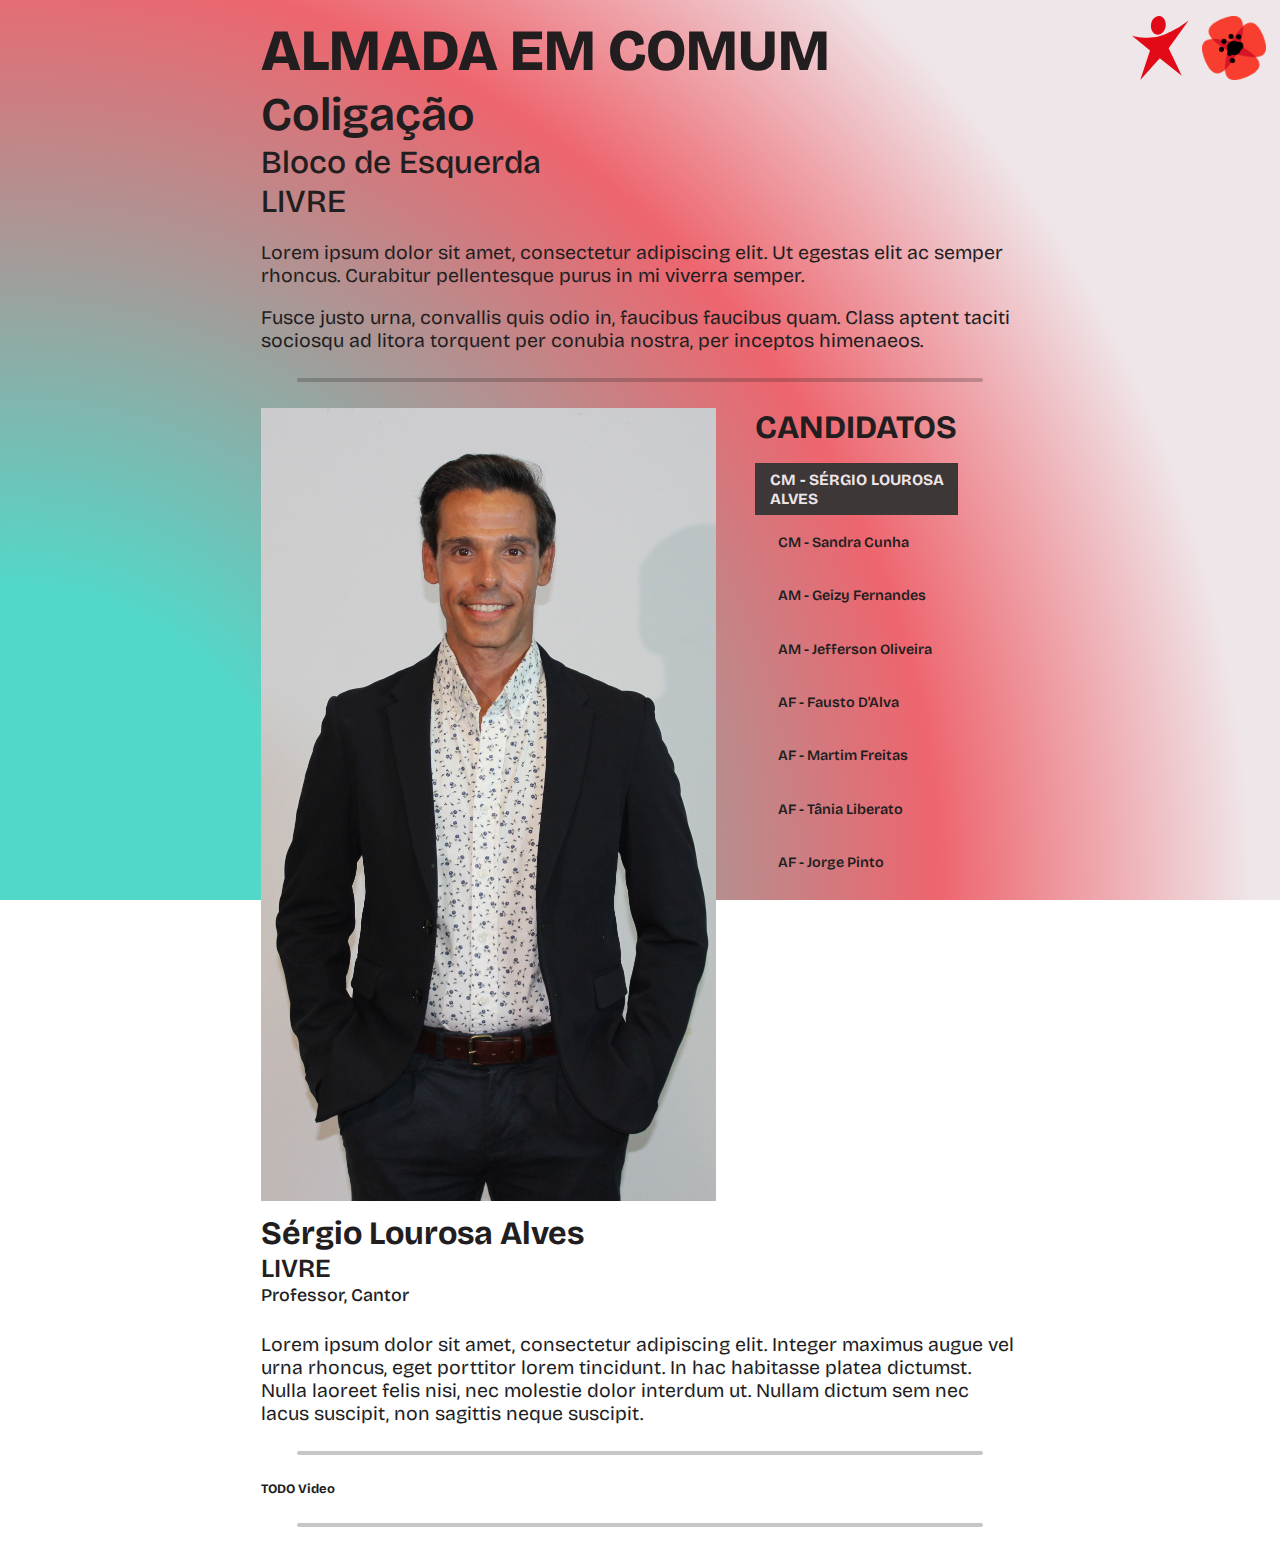
<file: index.html>
<!DOCTYPE html>
<html lang="en">
<head>
    <meta charset="UTF-8" />
    <meta name="viewport" content="width=device-width, initial-scale=1.0" />
    <title>Almada em comum - Coligação Bloco de Esquerda e LIVRE</title>
    <link rel="preconnect" href="https://fonts.googleapis.com">
    <link rel="preconnect" href="https://fonts.gstatic.com" crossorigin>
    <link href="https://fonts.googleapis.com/css2?family=Bricolage+Grotesque:opsz,wght@12..96,200..800&display=swap"
        rel="stylesheet">
    <!--
    -->
    <link href="https://cdn.jsdelivr.net/npm/bootstrap@5.3.7/dist/css/bootstrap.min.css"
          rel="stylesheet"
          integrity="sha384-LN+7fdVzj6u52u30Kp6M/trliBMCMKTyK833zpbD+pXdCLuTusPj697FH4R/5mcr"
          crossorigin="anonymous">
    <link rel="stylesheet" href="styles.css" />
</head>
<body>
    <header>
        <h1 class="page-title">
            ALMADA EM COMUM
            <span class="subtitle">
                Coligação
            </span>
            <span class="sub-subtitle">
                Bloco de Esquerda
            </span>
            <span class="sub-subtitle">
                LIVRE
            </span>
        </h1>
        <div class="logos">
            <img src="assets/logo-livre.png" alt="Logo do partido LIVRE"
                class="party-logo" />
            <img src="assets/logo-be.svg" alt="Logo do partido Bloco de Esquerda"
                class="party-logo" />
        </div>
    </header>
    <div id="content-board">
        <main>
            <section class="named-paragraph section-w-bot-ruler">
                <p>
                    Lorem ipsum dolor sit amet, consectetur adipiscing elit. Ut egestas
                    elit ac semper rhoncus. Curabitur pellentesque purus in mi viverra
                    semper.
                </p>
                <p>
                    Fusce justo urna, convallis quis odio in, faucibus faucibus quam. Class
                    aptent taciti sociosqu ad litora torquent per conubia nostra, per
                    inceptos himenaeos.
                </p>
                <hr />
            </section>
            <section id="candidate-section"
                     class="named-paragraph section-w-bot-ruler">
                <section class="photo-nav">
                    <img id="candidate-picture"
                         src="assets/candidate-s-alves.JPG"
                         alt="Fotografia do candidato Sérgio Lourosa Alves" />
                    <nav>
                        <h2>CANDIDATOS</h2>
                        <input type="radio" id="radio-s-alves" name="candidates"
                               class="radio-candidate" value="s-alves"
                               checked />
                        <label for="radio-s-alves">CM - Sérgio Lourosa Alves</label>

                        <input type="radio" id="radio-s-cunha" name="candidates"
                               class="radio-candidate" value="s-cunha" />
                        <label for="radio-s-cunha">CM - Sandra Cunha</label>

                        <input type="radio" id="radio-g-fernandes"
                               name="candidates" class="radio-candidate"
                               value="g-fernandes" />
                        <label for="radio-g-fernandes">AM - Geizy Fernandes</label>

                        <input type="radio" id="radio-j-oliveira"
                               name="candidates" class="radio-candidate"
                               value="j-oliveira" />
                        <label for="radio-j-oliveira">AM - Jefferson Oliveira</label>

                        <input type="radio" id="radio-f-dalva"
                               name="candidates" class="radio-candidate"
                               value="f-dalva" />
                        <label for="radio-f-dalva">AF - Fausto D'Alva</label>

                        <input type="radio" id="radio-m-freitas"
                               name="candidates" class="radio-candidate"
                               value="m-freitas" />
                        <label for="radio-m-freitas">AF - Martim Freitas</label>

                        <input type="radio" id="radio-t-liberato"
                               name="candidates" class="radio-candidate"
                               value="t-liberato" />
                        <label for="radio-t-liberato">AF - Tânia Liberato</label>

                        <input type="radio" id="radio-j-pinto"
                               name="candidates" class="radio-candidate"
                               value="j-pinto" />
                        <label for="radio-j-pinto">AF - Jorge Pinto</label>
                    </nav>
                </section>
                <h2 id="candidate-section-title">
                    <span id="candidate-name">
                        Sérgio Lourosa Alves
                    </span>
                    <span id="candidate-party" class="subtitle">
                        LIVRE
                    </span>
                    <span id="candidate-profession" class="sub-subtitle">
                        Professor, Cantor
                    </span>
                </h2>
                <p id="candidate-bio">
                    Lorem ipsum dolor sit amet, consectetur adipiscing elit.
                    Integer maximus augue vel urna rhoncus, eget porttitor lorem tincidunt. In hac
                    habitasse platea dictumst. Nulla laoreet felis nisi, nec molestie dolor interdum
                    ut. Nullam dictum sem nec lacus suscipit, non sagittis neque suscipit.
                </p>
                <hr />
            </section>
            <section class="section-w-bot-ruler">
                <h4>
                    TODO Video
                </h4>
                <hr />
            </section>
        </main>
    </div>
    <!--
    -->
    <script src="https://cdn.jsdelivr.net/npm/bootstrap@5.3.7/dist/js/bootstrap.bundle.min.js"
            integrity="sha384-ndDqU0Gzau9qJ1lfW4pNLlhNTkCfHzAVBReH9diLvGRem5+R9g2FzA8ZGN954O5Q"
            crossorigin="anonymous"></script>
    <script src="script.js"></script>
</body>
</html>
</file>
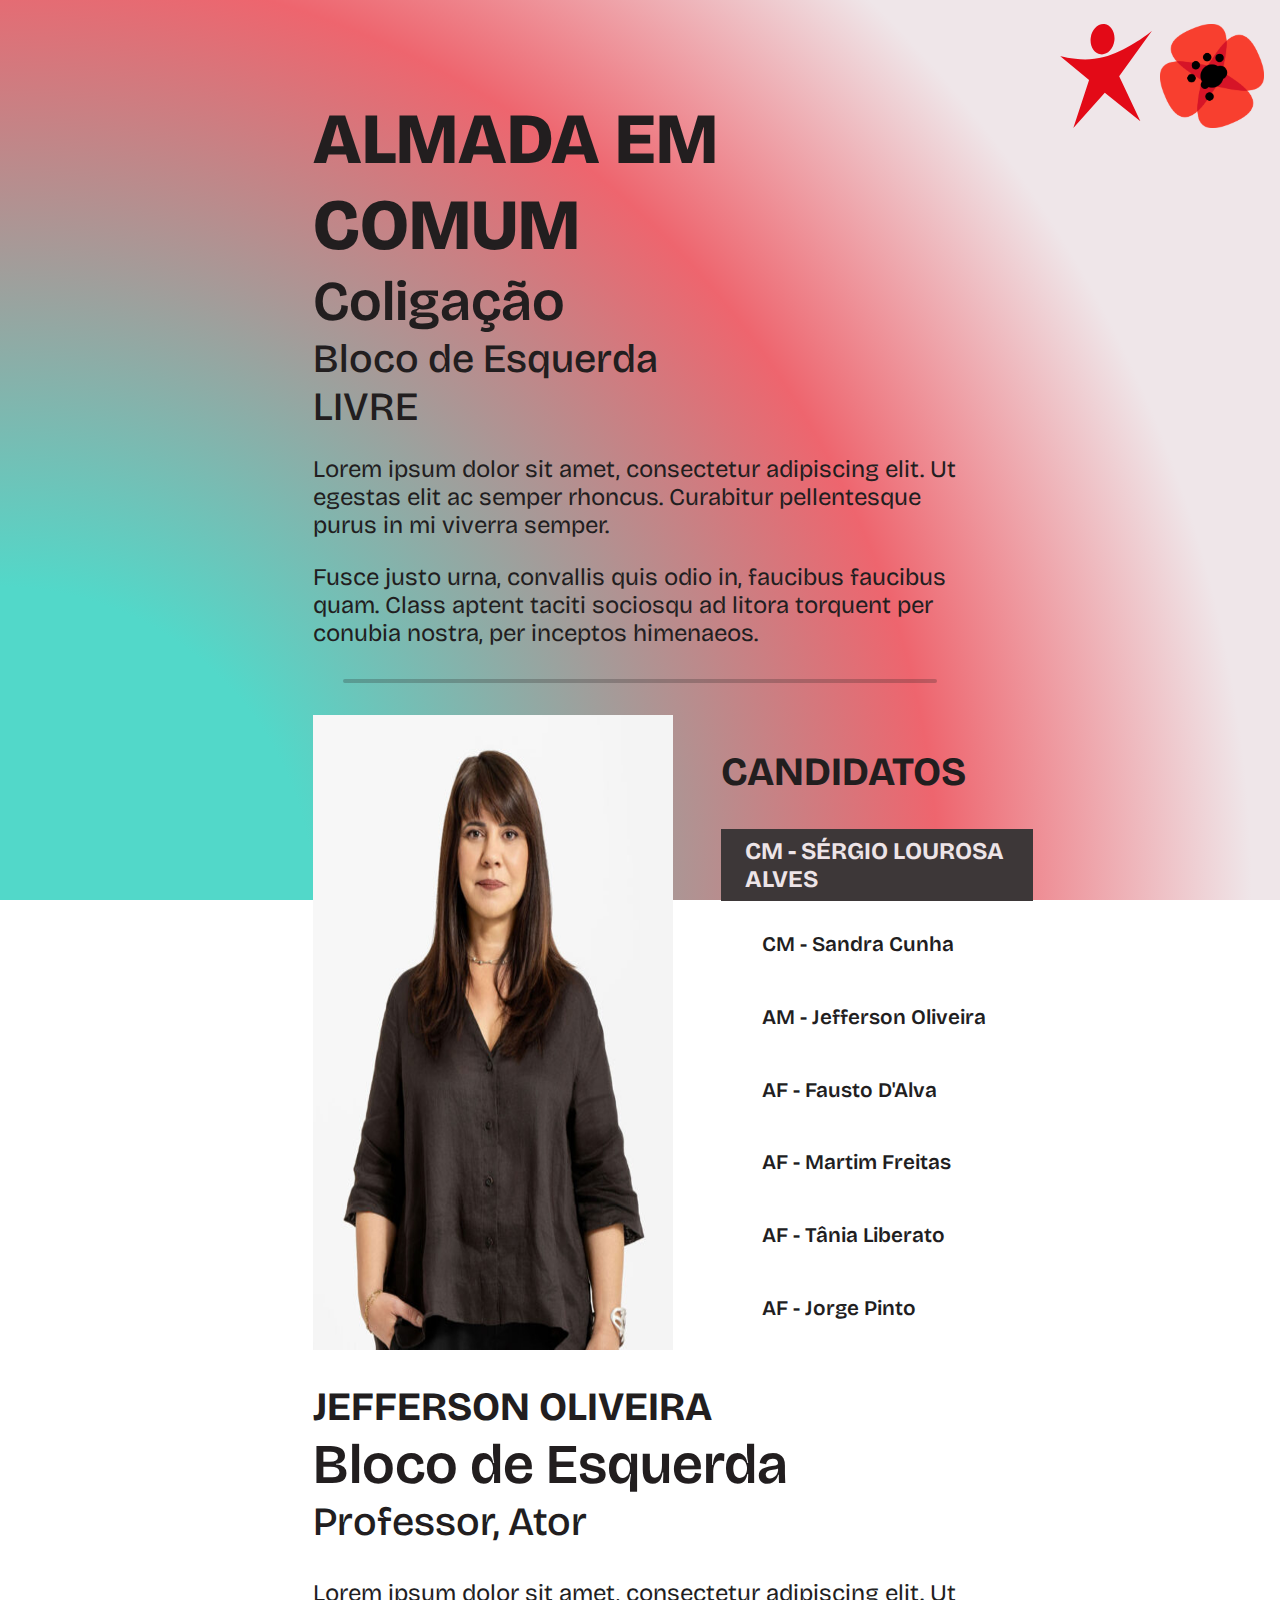
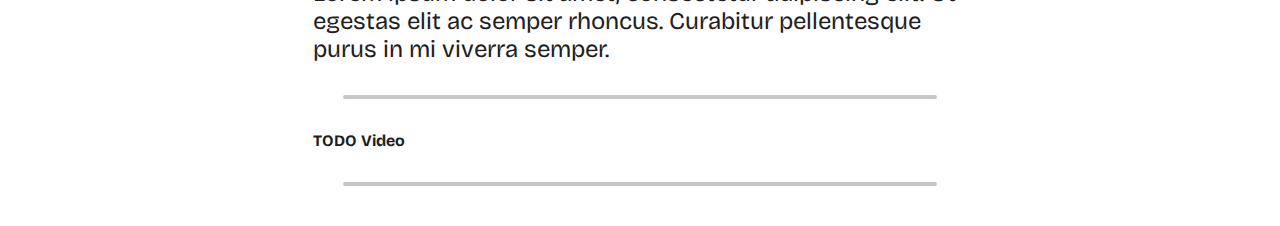
<file: src/index.html>
<!DOCTYPE html>
<html lang="en">
<head>
    <meta charset="UTF-8" />
    <meta name="viewport" content="width=device-width, initial-scale=1.0" />
    <title>Almada em comum - Coligação Bloco de Esquerda e LIVRE</title>
    <link rel="preconnect" href="https://fonts.googleapis.com">
    <link rel="preconnect" href="https://fonts.gstatic.com" crossorigin>
    <link href="https://fonts.googleapis.com/css2?family=Bricolage+Grotesque:opsz,wght@12..96,200..800&display=swap"
        rel="stylesheet">
    <link rel="stylesheet" href="styles.css" />
</head>
<body>
    <header class="logos">
        <img src="../assets/logo-livre.png" alt="Logo do partido LIVRE" class="party-logo" />
        <img src="../assets/logo-be.svg" alt="Logo do partido Bloco de Esquerda" class="party-logo" />
    </header>
    <div id="content-board">
        <h1 class="page-title">
            ALMADA EM COMUM
            <span class="subtitle">
                Coligação
            </span>
            <span class="sub-subtitle">
                Bloco de Esquerda
            </span>
            <span class="sub-subtitle">
                LIVRE
            </span>
        </h1>
        <main>
            <section class="named-paragraph section-w-bot-ruler">
                <p>
                    Lorem ipsum dolor sit amet, consectetur adipiscing elit. Ut egestas
                    elit ac semper rhoncus. Curabitur pellentesque purus in mi viverra
                    semper.
                </p>
                <p>
                    Fusce justo urna, convallis quis odio in, faucibus faucibus quam. Class
                    aptent taciti sociosqu ad litora torquent per conubia nostra, per
                    inceptos himenaeos.
                </p>
                <hr />
            </section>
            <section class="named-paragraph section-w-bot-ruler">
                <section class="photo-nav">
                    <img src="../assets/candidate-sandra-cunha-example.png"
                         alt="Candidato Jefferson Oliveira" />
                    <nav>
                        <h2>CANDIDATOS</h2>
                        <input type="radio" id="radio-s-alves" name="candidates"
                               class="radio-candidate" value="s-alves"
                               checked />
                        <label for="radio-s-alves">CM - Sérgio Lourosa Alves</label>

                        <input type="radio" id="radio-s-cunha" name="candidates"
                               class="radio-candidate" value="s-cunha" />
                        <label for="radio-s-cunha">CM - Sandra Cunha</label>

                        <input type="radio" id="radio-j-oliveira"
                               name="candidates" class="radio-candidate"
                               value="j-oliveira" />
                        <label for="radio-j-oliveira">AM - Jefferson Oliveira</label>

                        <input type="radio" id="radio-f-dalva"
                               name="candidates" class="radio-candidate"
                               value="f-dalva" />
                        <label for="radio-f-dalva">AF - Fausto D'Alva</label>

                        <input type="radio" id="radio-m-freitas"
                               name="candidates" class="radio-candidate"
                               value="m-freitas" />
                        <label for="radio-m-freitas">AF - Martim Freitas</label>

                        <input type="radio" id="radio-t-liberato"
                               name="candidates" class="radio-candidate"
                               value="t-liberato" />
                        <label for="radio-t-liberato">AF - Tânia Liberato</label>

                        <input type="radio" id="radio-j-pinto"
                               name="candidates" class="radio-candidate"
                               value="j-pinto" />
                        <label for="radio-j-pinto">AF - Jorge Pinto</label>
                    </nav>
                </section>
                <h2>
                    JEFFERSON OLIVEIRA
                    <span class="subtitle">Bloco de Esquerda</span>
                    <span class="sub-subtitle">Professor, Ator</span>
                </h2>
                <p>
                    Lorem ipsum dolor sit amet, consectetur adipiscing elit. Ut egestas
                    elit ac semper rhoncus. Curabitur pellentesque purus in mi viverra
                    semper.
                </p>
                <hr />
            </section>
            <section class="section-w-bot-ruler">
                <h4>
                    TODO Video
                </h4>
                <hr />
            </section>
        </main>
    </div>

</body>
</html>
</file>
<file: styles.css>
:root {
    --black: #221e1f;
    --white: #ede4e7;
    --red: #d85c64;
    --teal: #44aea2;
    --light-teal: #8bd1c7;
    --bg-teal: #52d8c9;
    --bg-red: #ee656e;
    --bg-white: #efe6e9;
    --hr-black: #221e1f40;
    --label-black: #3d3738;

    --doc-font-size: 16px;
    --content-board-width-percentage: 60%
}

@media (max-width: 1350px) and (min-width: 992px) {
    :root {
        --doc-font-size: 13px;
        --content-board-width-percentage: 60%;
    }
}

@media (max-width: 992px) and (min-width: 768px) {
    :root {
        --doc-font-size: 11px;
        --content-board-width-percentage: 70%;
    }
}

@media (max-width: 768px) and (min-width: 576px) {
    :root {
        --doc-font-size: 9px;
        --content-board-width-percentage: 72%;
    }
}

@media (max-width: 576px) {
    :root {
        --doc-font-size: 9px;
        --content-board-width-percentage: 90%
    }
}

* {
    box-sizing: content-box;
}

h1, h2, h3, h4, h5, h6 {
    margin-top: 1rem;
    font-weight: 700;
}

html {
    font-size: var(--doc-font-size);
}

body {
    background: radial-gradient(
        circle at bottom left,
        var(--bg-teal) 20%,
        var(--bg-red) 60%,
        var(--bg-white) 80%
    );
    background-attachment: fixed;
    font-family: "Bricolage Grotesque", sans-serif;
    font-optical-sizing: auto;
    color: var(--black);
    margin-top: 16px;
}

h1 {
    font-size: 4.5rem;
}

h2 {
    font-size: 2.5rem;
}

h3 {
    font-size: 2rem;
}

p {
    font-size: 1.5rem;
    margin-top: 1.5rem;
}

header {
    display: flex;
    margin-left: calc((100% - var(--content-board-width-percentage)) / 2);
}

input[type="radio"] {
    appearance: none;
    display: none;
}

label {
    display: flex;
    align-items: center;
    font-size: 1.1rem;
    font-weight: 600;
    width: 12em;
    height: 4rem;
    padding-left: 1em;
    margin: 0.1rem auto 0.1rem auto;
}

input[type="radio"]:checked + label,
label:hover {
    color: var(--white);
    background-color: var(--label-black);
    text-transform: uppercase;
    font-size: 1.2em;
    font-weight: 700;
    width: 12em;
    height: 4rem;
}

.logos {
    display: flex;
    flex-direction: row-reverse;
}

.party-logo {
    height: 5vw;
    width: auto;
    min-height: 44px;
    aspect-ratio: auto;

    margin-right: 0.5rem;
    margin-left: 0.5rem;
}

.page-title {
    margin-top: 0rem;
    margin-bottom: 0rem;
    flex-grow: 1;
    align-self: center;

    font-weight: 800;
    white-space: nowrap;
}

.subtitle {
    display: block;
    font-size: 0.8em;
    font-weight: 600;
}

.sub-subtitle {
    display: block;
    font-size: 0.55em;
    font-weight: 500;
}

.section-w-bot-ruler > hr {
    border: var(--hr-black) solid 2px;
    border-radius: 3px;
    width: 90%;
    margin: 2rem auto 2rem auto;
}

.photo-nav {
    display: flex;
    flex-direction: row;
}

.photo-nav h2 {
    margin-top: 0em;
    margin-bottom: 0.5em;
}

.photo-nav > img {
    width: 60%;
    height: auto;
    margin-top: auto;
    margin-bottom: auto;
}

.photo-nav > nav {
    margin-left: 3rem;
}

#content-board {
    display: flex;
    flex-direction: column;
    width: var(--content-board-width-percentage);
    margin: auto;
    margin-top: 0rem;
}

body.narrow-screen {
    display: flex;
    margin-left: 5vw;
    margin-top: 5vw;
}

.logos.narrow-screen {
    display: flex;
    flex-direction: column;
}

.logos.narrow-screen .party-logo {
    padding: 0rem;
    margin-bottom: 3vw;
}

.page-title.narrow-screen {
    font-size: clamp(16px, 7vw, 30px);
}

.page-title.narrow-screen .subtitle {
    font-size: 0.9em;
}

.page-title.narrow-screen .sub-subtitle {
    font-size: 0.7em;
}

#candidate-picture.narrow-screen {
    width: 40%;
}
</file>
<file: src/styles.css>
:root {
    --black: #221e1f;
    --white: #ede4e7;
    --red: #d85c64;
    --teal: #44aea2;
    --light-teal: #8bd1c7;
    --bg-teal: #52d8c9;
    --bg-red: #ee656e;
    --bg-white: #efe6e9;
    --hr-black: #221e1f40;
    --label-black: #3d3738;
}

html {
    font-size: 16;
}

body {
    background: radial-gradient(
        circle at bottom left,
        var(--bg-teal) 20%,
        var(--bg-red) 60%,
        var(--bg-white) 80%
    );
    background-attachment: fixed;
    font-family: "Bricolage Grotesque", sans-serif;
    font-optical-sizing: auto;
    color: var(--black);
}

h1 {
    font-size: 4.5rem;
}

h2 {
    font-size: 2.5rem;
}

h3 {
    font-size: 2rem;
}

p {
    font-size: 1.5rem;
}

input[type="radio"] {
    appearance: none;
    display: none;
}

label {
    display: flex;
    align-items: center;
    font-size: 1.3rem;
    font-weight: 600;
    width: 12em;
    height: 3em;
    padding-left: 1em;
    margin: 0.5em auto 0.5em auto;
}

input[type="radio"]:checked + label {
    color: var(--white);
    background-color: var(--label-black);
    text-transform: uppercase;
    font-size: 1.5em;
    font-weight: 700;
}

.logos {
    display: flex;
    flex-direction: row-reverse;
}

.party-logo {
    height: 6.5rem;
    width: auto;
    padding-top: 1rem;
    padding-right: 0.5rem;
}

.page-title {
    margin-top: 0rem;
    margin-bottom: 0rem;
    font-weight: 800;
}

.subtitle {
    display: block;
    font-size: 3.5rem;
    font-weight: 600;
}

.sub-subtitle {
    display: block;
    font-size: 2.5rem;
    font-weight: 500;
}

.section-w-bot-ruler > hr {
    border: var(--hr-black) solid 2px;
    border-radius: 3px;
    width: 90%;
    margin: 2rem auto 2rem auto;
}


.named-paragraph {

}

.photo-nav {
    display: flex;
    flex-direction: row;
}

.photo-nav > img {
    width: 55%;
    height: auto;
}

.photo-nav > nav {
    margin-left: 3rem;
}

#content-board {
    display: flex;
    flex-direction: column;
    width: 51.8%;
    margin: auto;
    margin-top: -2rem;
}
</file>
